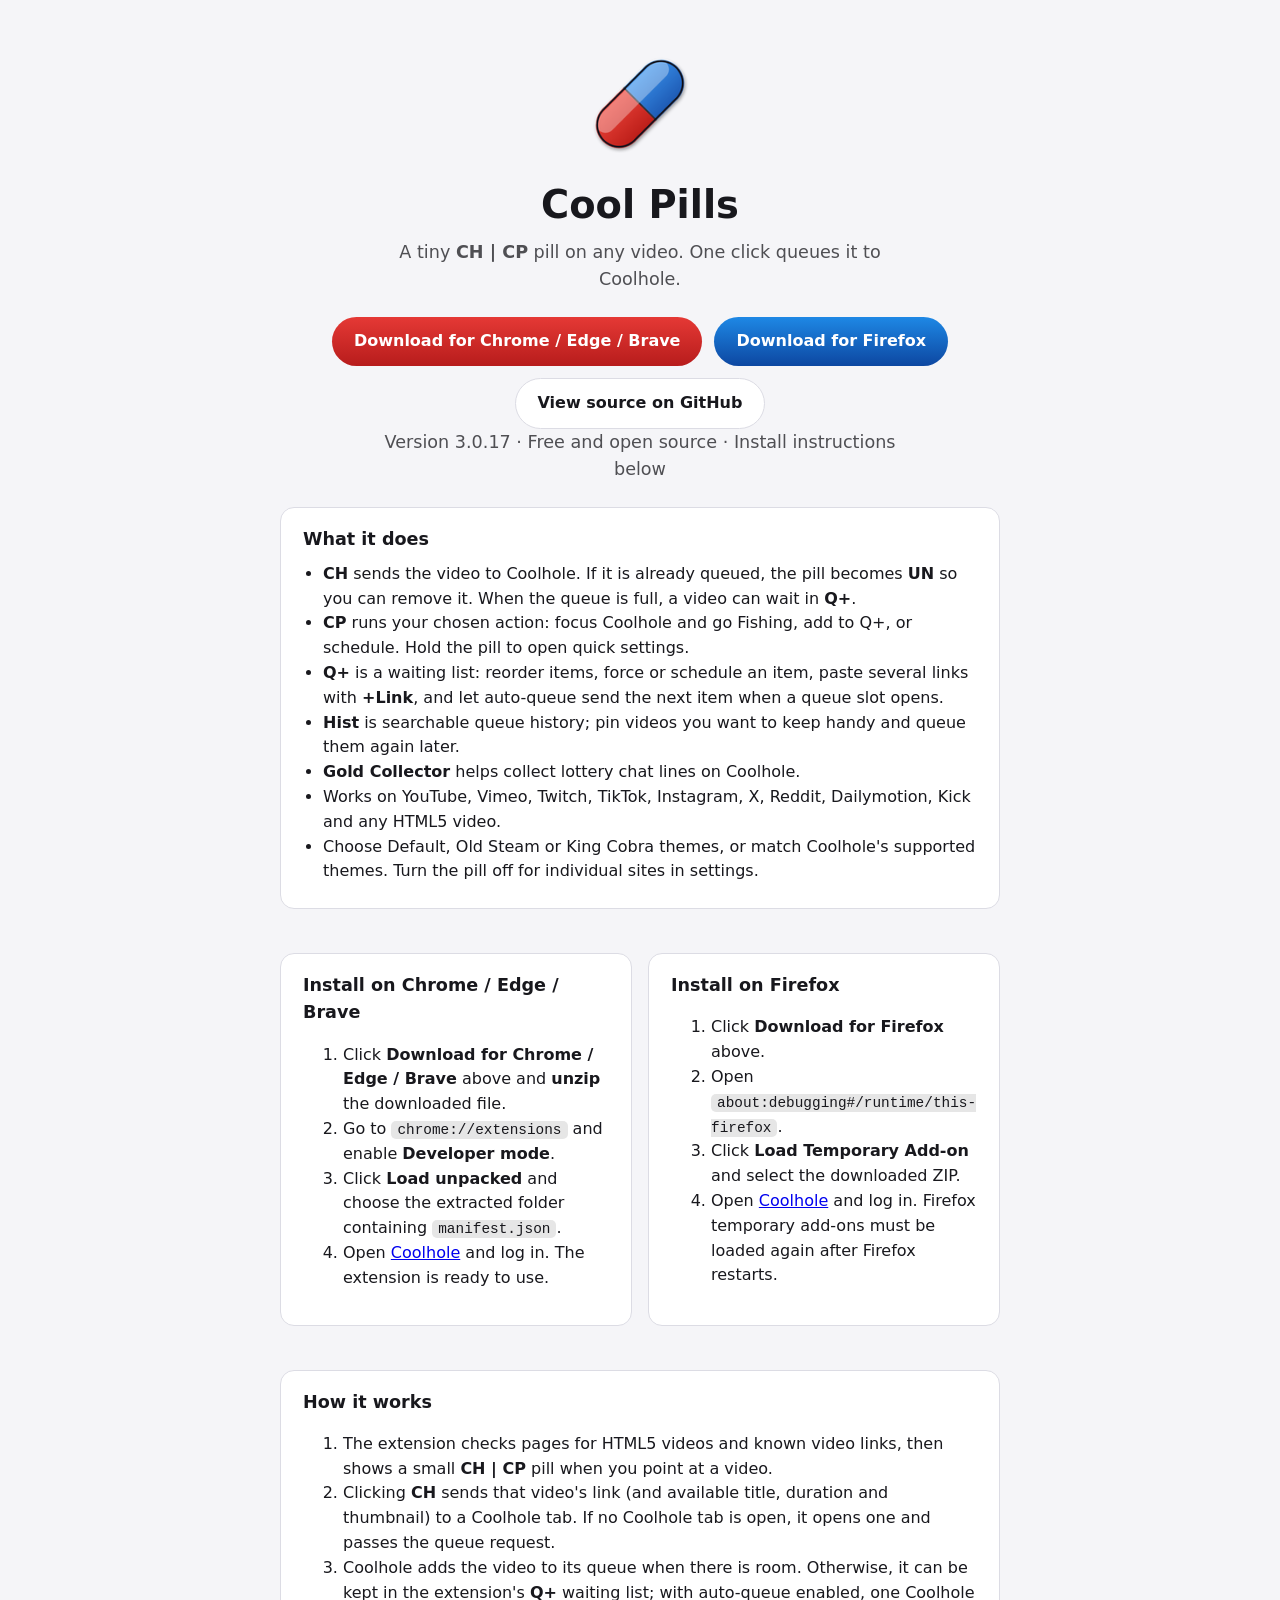
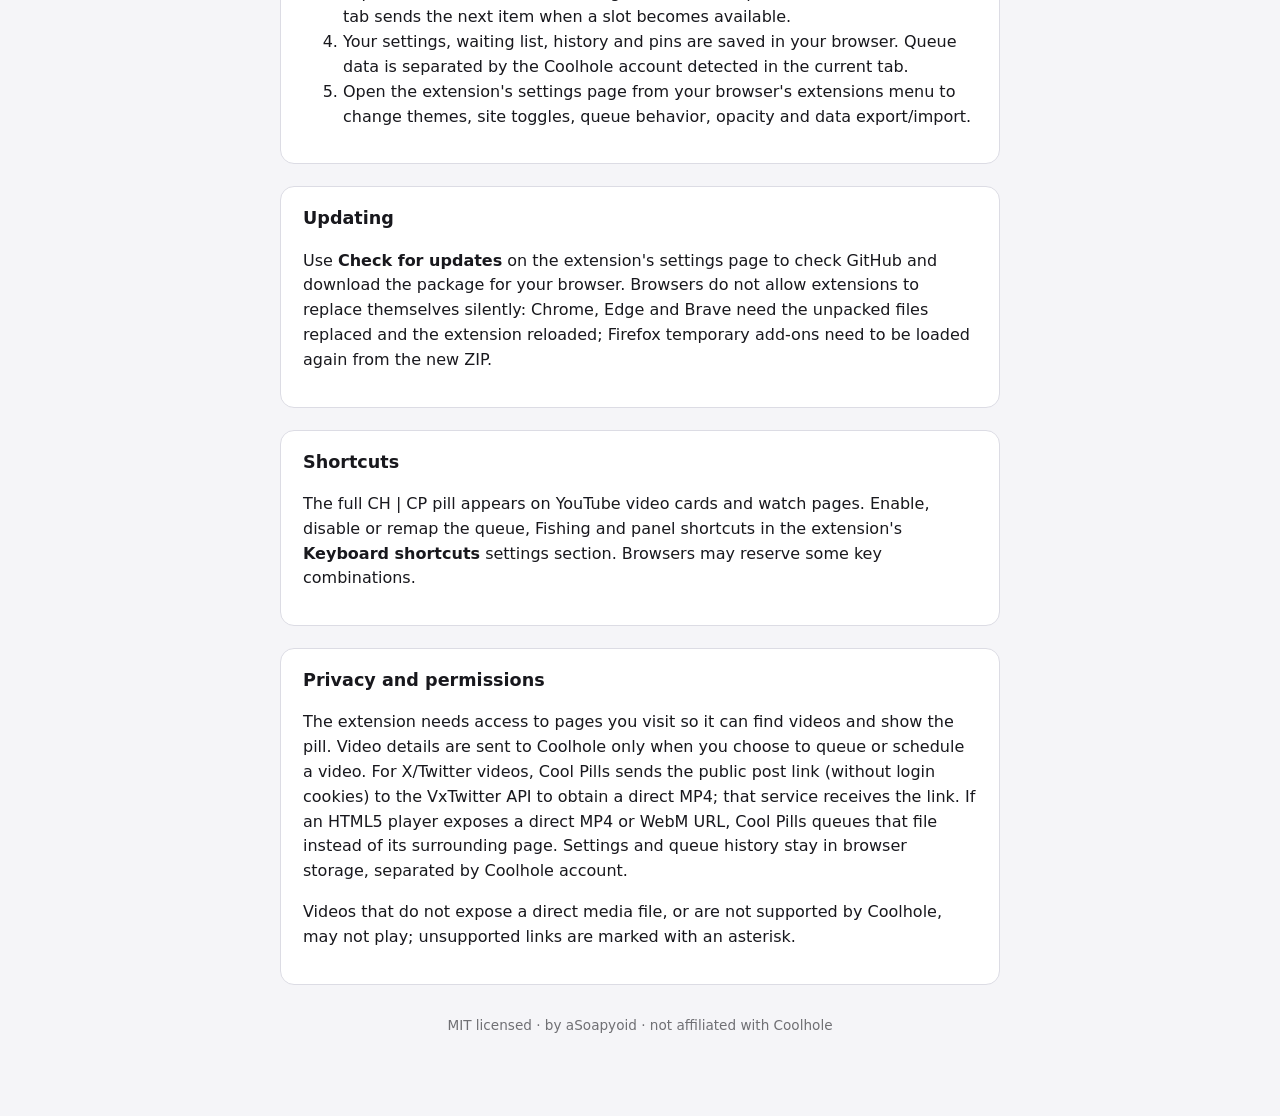
<file: index.html>
<!doctype html>
<html lang="en">
<head>
<meta charset="utf-8"><meta name="viewport" content="width=device-width,initial-scale=1">
<title>Cool Pills — queue any video to Coolhole</title>
<meta name="description" content="Browser extension that queues videos from any site to Coolhole.">
<link rel="icon" href="icon.png">
<style>
:root{--bg:#141418;--fg:#ececf1;--card:#1d1d24;--edge:#34343f;--red:#c62828;--blue:#1e88e5;color-scheme:dark}
@media (prefers-color-scheme:light){:root{--bg:#f5f5f8;--fg:#18181d;--card:#fff;--edge:#dcdce4;color-scheme:light}}
*{box-sizing:border-box}body{margin:0;background:var(--bg);color:var(--fg);font:16px/1.55 system-ui,sans-serif}
main{max-width:760px;margin:0 auto;padding:48px 20px 80px}
header{text-align:center}header img{width:112px;height:112px}
h1{font-size:2.4rem;margin:.2em 0 .1em}.lead{opacity:.75;font-size:1.1rem;margin:0 auto 24px;max-width:520px}
.btns{display:flex;gap:12px;justify-content:center;flex-wrap:wrap}
a.btn{display:inline-block;padding:12px 22px;border-radius:999px;color:#fff;font-weight:700;text-decoration:none}
a.btn.c{background:linear-gradient(180deg,#e53935,#b71c1c)}a.btn.f{background:linear-gradient(180deg,#1e88e5,#0d47a1)}
a.btn.g{background:var(--card);color:var(--fg);border:1px solid var(--edge)}
section{background:var(--card);border:1px solid var(--edge);border-radius:14px;padding:18px 22px;margin:22px 0}
h2{margin:0 0 8px;font-size:1.1rem}ul{padding-left:20px;margin:6px 0}code,kbd{background:rgba(128,128,128,.2);padding:1px 6px;border-radius:5px;font-size:.9em}
.grid{display:grid;grid-template-columns:1fr 1fr;gap:16px}@media(max-width:620px){.grid{grid-template-columns:1fr}}
footer{text-align:center;opacity:.6;font-size:.85rem;margin-top:30px}
</style>
</head>
<body><main>
<header>
  <img src="icon.png" alt="">
  <h1>Cool Pills</h1>
  <p class="lead">A tiny <b>CH | CP</b> pill on any video. One click queues it to Coolhole.</p>
  <div class="btns">
    <a class="btn c" href="https://github.com/asoapyoid/coolpills/releases/latest/download/cool-pills-chrome-3.0.17.zip" download>Download for Chrome / Edge / Brave</a>
    <a class="btn f" href="https://github.com/asoapyoid/coolpills/releases/latest/download/cool-pills-firefox-3.0.17.zip" download>Download for Firefox</a>
    <a class="btn g" href="https://github.com/asoapyoid/coolpills">View source on GitHub</a>
  </div>
  <p class="lead">Version 3.0.17 · Free and open source · Install instructions below</p>
</header>

<section><h2>What it does</h2><ul>
  <li><b>CH</b> sends the video to Coolhole. If it is already queued, the pill becomes <b>UN</b> so you can remove it. When the queue is full, a video can wait in <b>Q+</b>.</li>
  <li><b>CP</b> runs your chosen action: focus Coolhole and go Fishing, add to Q+, or schedule. Hold the pill to open quick settings.</li>
  <li><b>Q+</b> is a waiting list: reorder items, force or schedule an item, paste several links with <b>+Link</b>, and let auto-queue send the next item when a queue slot opens.</li>
  <li><b>Hist</b> is searchable queue history; pin videos you want to keep handy and queue them again later.</li>
  <li><b>Gold Collector</b> helps collect lottery chat lines on Coolhole.</li>
  <li>Works on YouTube, Vimeo, Twitch, TikTok, Instagram, X, Reddit, Dailymotion, Kick and any HTML5 video.</li>
  <li>Choose Default, Old Steam or King Cobra themes, or match Coolhole's supported themes. Turn the pill off for individual sites in settings.</li>
</ul></section>

<div class="grid">
<section><h2>Install on Chrome / Edge / Brave</h2><ol>
  <li>Click <b>Download for Chrome / Edge / Brave</b> above and <b>unzip</b> the downloaded file.</li>
  <li>Go to <code>chrome://extensions</code> and enable <b>Developer mode</b>.</li>
  <li>Click <b>Load unpacked</b> and choose the extracted folder containing <code>manifest.json</code>.</li>
  <li>Open <a href="https://coolhole.org">Coolhole</a> and log in. The extension is ready to use.</li></ol></section>
<section><h2>Install on Firefox</h2><ol>
  <li>Click <b>Download for Firefox</b> above.</li>
  <li>Open <code>about:debugging#/runtime/this-firefox</code>.</li>
  <li>Click <b>Load Temporary Add-on</b> and select the downloaded ZIP.</li>
  <li>Open <a href="https://coolhole.org">Coolhole</a> and log in. Firefox temporary add-ons must be loaded again after Firefox restarts.</li></ol></section>
</div>

<section><h2>How it works</h2><ol>
  <li>The extension checks pages for HTML5 videos and known video links, then shows a small <b>CH | CP</b> pill when you point at a video.</li>
  <li>Clicking <b>CH</b> sends that video's link (and available title, duration and thumbnail) to a Coolhole tab. If no Coolhole tab is open, it opens one and passes the queue request.</li>
  <li>Coolhole adds the video to its queue when there is room. Otherwise, it can be kept in the extension's <b>Q+</b> waiting list; with auto-queue enabled, one Coolhole tab sends the next item when a slot becomes available.</li>
  <li>Your settings, waiting list, history and pins are saved in your browser. Queue data is separated by the Coolhole account detected in the current tab.</li>
  <li>Open the extension's settings page from your browser's extensions menu to change themes, site toggles, queue behavior, opacity and data export/import.</li>
</ol></section>

<section><h2>Updating</h2>
<p>Use <b>Check for updates</b> on the extension's settings page to check GitHub and download the package for your browser. Browsers do not allow extensions to replace themselves silently: Chrome, Edge and Brave need the unpacked files replaced and the extension reloaded; Firefox temporary add-ons need to be loaded again from the new ZIP.</p>
</section>

<section><h2>Shortcuts</h2>
<p>The full CH | CP pill appears on YouTube video cards and watch pages. Enable, disable or remap the queue, Fishing and panel shortcuts in the extension's <b>Keyboard shortcuts</b> settings section. Browsers may reserve some key combinations.</p></section>

<section><h2>Privacy and permissions</h2>
<p>The extension needs access to pages you visit so it can find videos and show the pill. Video details are sent to Coolhole only when you choose to queue or schedule a video. For X/Twitter videos, Cool Pills sends the public post link (without login cookies) to the VxTwitter API to obtain a direct MP4; that service receives the link. If an HTML5 player exposes a direct MP4 or WebM URL, Cool Pills queues that file instead of its surrounding page. Settings and queue history stay in browser storage, separated by Coolhole account.</p>
<p>Videos that do not expose a direct media file, or are not supported by Coolhole, may not play; unsupported links are marked with an asterisk.</p>
</section>

<footer>MIT licensed · by aSoapyoid · not affiliated with Coolhole</footer>
</main></body></html>
</file>
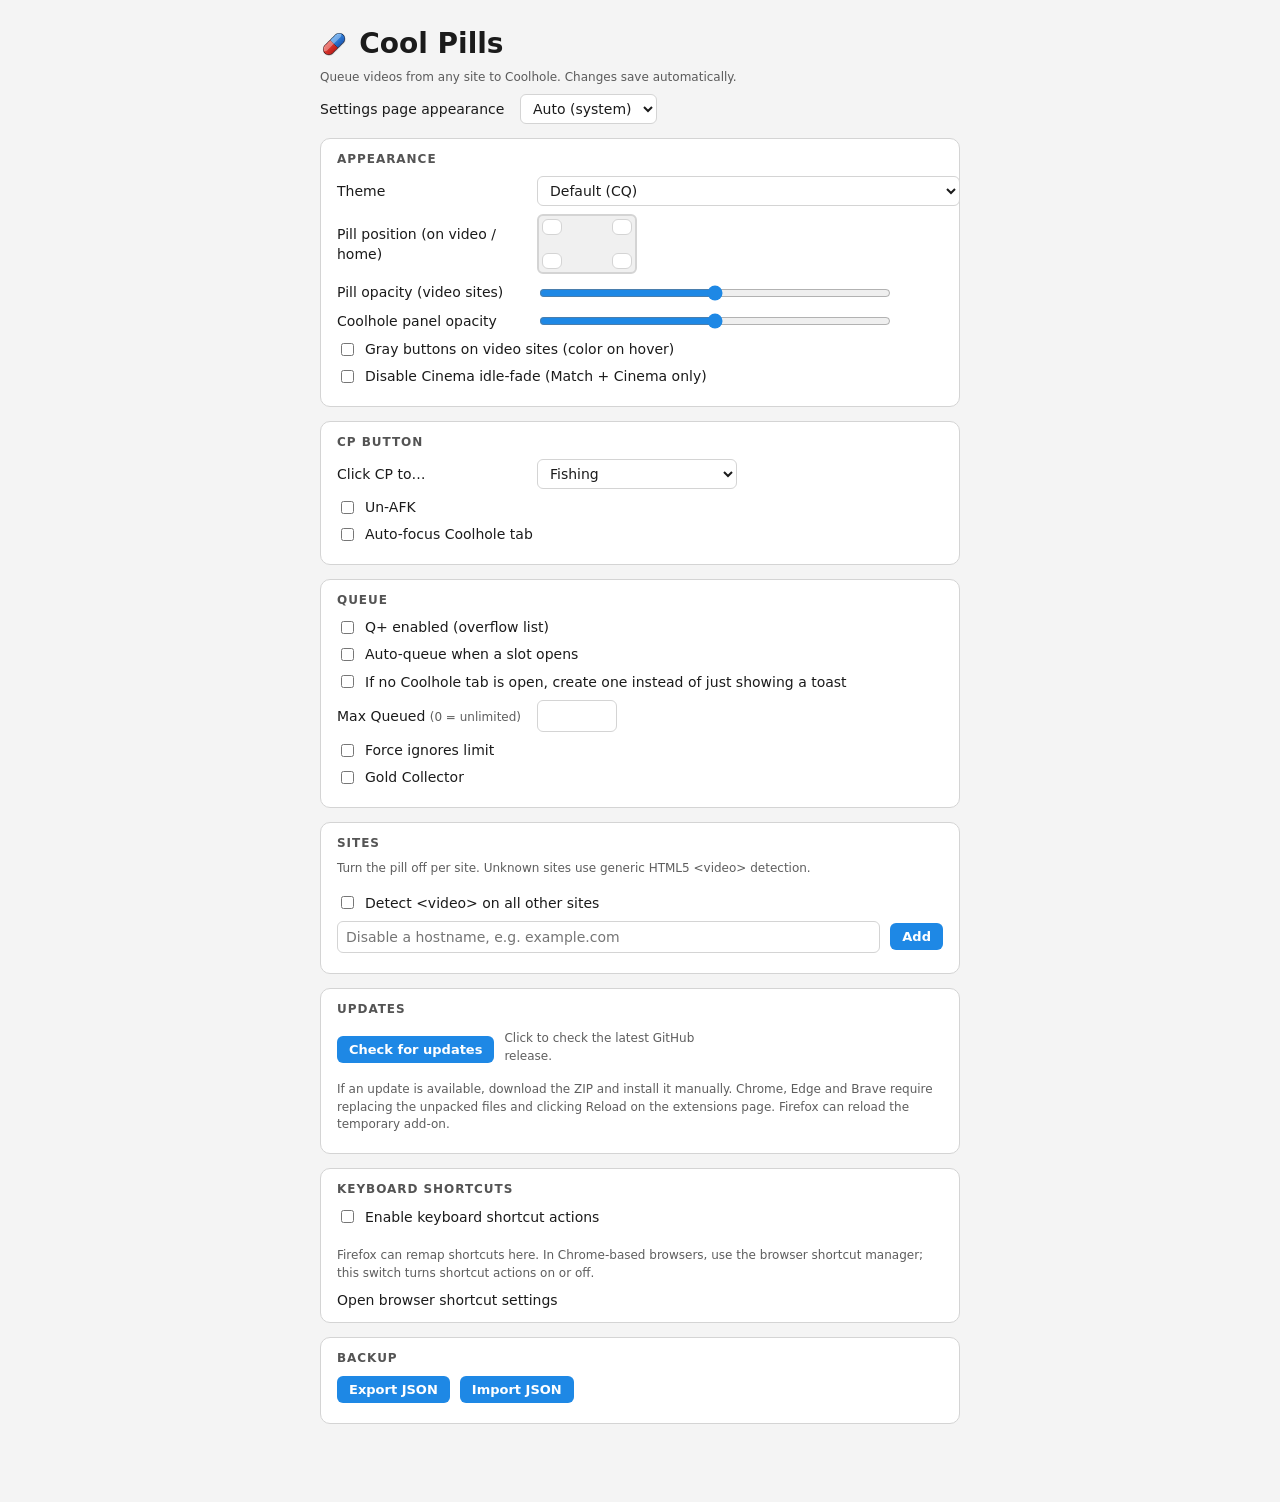
<file: options.html>
<!doctype html>
<html lang="en">
<head>
  <meta charset="utf-8">
  <title>Cool Pills — Settings</title>
  <meta name="viewport" content="width=device-width, initial-scale=1">
  <link rel="icon" href="icon32.png">
  <link rel="stylesheet" href="options.css">
</head>
<body>
  <main>
    <h1><img class="logo" src="icon48.png" alt="" width="32" height="32">Cool Pills</h1>
    <p class="sub">Queue videos from any site to Coolhole. Changes save automatically.</p>
    <label class="row"><span>Settings page appearance</span>
      <select id="uiMode"><option value="auto">Auto (system)</option><option value="light">Light</option><option value="dark">Dark</option></select></label>

    <section>
      <h2>Appearance</h2>
      <label class="row"><span>Theme</span>
        <select id="theme">
          <option value="default">Default (CQ)</option>
          <option value="steam">Old Steam</option>
          <option value="cobra">King Cobra</option>
          <option value="match">Match Coolhole (incl. Battle.net, Cinema, Black Spring)</option>
        </select>
      </label>
      <div class="row"><span>Pill position (on video / home)</span>
        <div id="pillCorner" class="corner-pick" role="radiogroup" aria-label="Pill position">
          <button type="button" data-corner="top-left" role="radio" aria-label="Top left" title="Top left"></button>
          <button type="button" data-corner="top-right" role="radio" aria-label="Top right" title="Top right"></button>
          <button type="button" data-corner="bottom-left" role="radio" aria-label="Bottom left" title="Bottom left"></button>
          <button type="button" data-corner="bottom-right" role="radio" aria-label="Bottom right" title="Bottom right"></button>
        </div></div>
      <label class="row"><span>Pill opacity (video sites)</span>
        <input type="range" id="ytOpacity" min="10" max="100" step="1"><output id="ytOpacityV"></output></label>
      <label class="row"><span>Coolhole panel opacity</span>
        <input type="range" id="holeOpacity" min="0" max="100" step="1"><output id="holeOpacityV"></output></label>
      <label class="check"><input type="checkbox" id="grayButtons"> Gray buttons on video sites (color on hover)</label>
      <label class="check"><input type="checkbox" id="disableCinemaIdleHide"> Disable Cinema idle-fade (Match + Cinema only)</label>
    </section>

    <section>
      <h2>CP button</h2>
      <label class="row"><span>Click CP to…</span>
        <select id="cpMode">
          <option value="work">Fishing</option>
          <option value="qplus">Queue to Q+</option>
          <option value="schedule">Schedule to Q+</option>
          <option value="copy">Copy video link</option>
          <option value="open">Open / focus Coolhole</option>
          <option value="none">None (do nothing)</option>
          <option value="custom">Custom (experimental)</option>
        </select>
      </label>
      <div id="customBox" hidden>
        <p class="hint">Custom (experimental): one CSS selector per line (max 10). When you click CP, each matching element on your Coolhole tab is clicked in order, for example <code>#btn-store</code> or <code>#rail-town</code>. No code is run.</p>
        <textarea id="cpCustomSteps" rows="4" maxlength="1000" spellcheck="false" placeholder="#btn-store"></textarea>
      </div>
      <label class="check"><input type="checkbox" id="unAfk"> Un-AFK</label>
      <label class="check"><input type="checkbox" id="autoFocus"> Auto-focus Coolhole tab</label>
    </section>

    <section>
      <h2>Queue</h2>
      <label class="check"><input type="checkbox" id="qPlusEnabled"> Q+ enabled (overflow list)</label>
      <label class="check"><input type="checkbox" id="autoQueue"> Auto-queue when a slot opens</label>
      <label class="check"><input type="checkbox" id="openNewCoolholeTab"> If no Coolhole tab is open, create one instead of just showing a toast</label>
      <label class="row"><span>Max Queued <small class="hint">(0 = unlimited)</small></span><input type="number" id="maxQueued" min="0" max="99" step="1"></label>
      <label class="check"><input type="checkbox" id="forceIgnoreLimit"> Force ignores limit</label>
      <label class="check"><input type="checkbox" id="goldChatHist"> Gold Collector</label>
    </section>

    <section>
      <h2>Sites</h2>
      <p class="hint">Turn the pill off per site. Unknown sites use generic HTML5 &lt;video&gt; detection.</p>
      <div id="sites"></div>
      <label class="check"><input type="checkbox" id="genericEnabled"> Detect &lt;video&gt; on all other sites</label>
      <div class="row">
        <input type="text" id="siteInput" placeholder="Disable a hostname, e.g. example.com">
        <button id="siteAdd" type="button">Add</button>
      </div>
      <ul id="siteList"></ul>
    </section>

    <section>
      <h2>Updates</h2>
      <div class="row">
        <button id="checkUpdates" type="button">Check for updates</button>
        <span id="updateStatus" class="hint" role="status" aria-live="polite">Click to check the latest GitHub release.</span>
      </div>
      <p class="hint">If an update is available, download the ZIP and install it manually. Chrome, Edge and Brave require replacing the unpacked files and clicking Reload on the extensions page. Firefox can reload the temporary add-on.</p>
      <div id="updateLink"></div>
    </section>

    <section>
      <h2>Keyboard shortcuts</h2>
      <label class="check"><input type="checkbox" id="keyboardShortcutsEnabled"> Enable keyboard shortcut actions</label>
      <div id="shortcutControls"></div>
      <p id="shortcutStatus" class="hint" role="status" aria-live="polite"></p>
      <p class="hint" id="shortcutHelp">Firefox can remap shortcuts here. In Chrome-based browsers, use the browser shortcut manager; this switch turns shortcut actions on or off.</p>
      <a id="shortcutManager" target="_blank" rel="noopener">Open browser shortcut settings</a>
    </section>

    <section>
      <h2>Backup</h2>
      <div class="row">
        <button id="export" type="button">Export JSON</button>
        <button id="importBtn" type="button">Import JSON</button>
        <input type="file" id="importFile" accept="application/json" hidden>
      </div>
      <p id="status" class="hint"></p>
    </section>
  </main>
  <script src="storage.js"></script>
  <script src="adapters.js"></script>
  <script src="options.js"></script>
</body>
</html>
</file>
<file: options.css>
:root{--bg:#161616;--fg:#e8e8e8;--card:#202020;--edge:#383838;--accent:#1e88e5;--red:#c62828;color-scheme:dark}
:root[data-mode=light]{--bg:#f4f4f4;--fg:#1b1b1b;--card:#fff;--edge:#d4d4d4;color-scheme:light}
@media (prefers-color-scheme:light){:root:not([data-mode=dark]):not([data-mode=light]){--bg:#f4f4f4;--fg:#1b1b1b;--card:#fff;--edge:#d4d4d4;color-scheme:light}}
body{margin:0;background:var(--bg);color:var(--fg);font:14px/1.45 system-ui,sans-serif}
main{max-width:640px;margin:0 auto;padding:24px 16px 64px}
h1{margin:0 0 4px;display:flex;align-items:center;gap:.4em}h1 .logo{height:1em;width:1em;object-fit:contain}.sub,.hint{opacity:.7;font-size:12px;margin:4px 0 8px}
section{background:var(--card);border:1px solid var(--edge);border-radius:10px;padding:12px 16px;margin:14px 0}
h2{font-size:12px;letter-spacing:.08em;text-transform:uppercase;margin:0 0 8px;opacity:.75}
.row{display:flex;align-items:center;gap:10px;margin:8px 0}
.row>span{flex:0 0 190px}
.check{display:flex;align-items:center;gap:8px;margin:7px 0;cursor:pointer}
input[type=range]{flex:1;accent-color:var(--accent)}
input[type=text],input[type=number],select{background:var(--card);color:var(--fg);border:1px solid var(--edge);border-radius:6px;padding:5px 8px;font:inherit}
select option{background-color:var(--card);color:var(--fg)}
input[type=text]{flex:1}
textarea{width:100%;box-sizing:border-box;background:var(--card);color:var(--fg);border:1px solid var(--edge);border-radius:6px;padding:5px 8px;font:12px ui-monospace,Menlo,Consolas,monospace}
output{min-width:40px;text-align:right}
button{border:0;border-radius:6px;padding:6px 12px;background:var(--accent);color:#fff;font:600 13px system-ui;cursor:pointer}
button.danger{background:var(--red)}
#updateLink{margin-top:8px}
#updateLink a{color:var(--accent);font-weight:600}
ul{list-style:none;padding:0;margin:6px 0}
li{display:flex;justify-content:space-between;align-items:center;padding:4px 0;border-bottom:1px solid var(--edge)}
li button{padding:2px 8px}
code{background:rgba(128,128,128,.2);padding:1px 5px;border-radius:4px}
#sites{display:grid;grid-template-columns:repeat(auto-fill,minmax(150px,1fr));gap:2px 12px}
#shortcutControls{display:grid;gap:6px;margin:10px 0}
.shortcut-row{display:flex;align-items:center;gap:10px}
.shortcut-row>span{flex:1}
.shortcut-row button{min-width:150px}
.shortcut-row button.recording{background:var(--red)}
button:disabled,input:disabled{opacity:.55;cursor:not-allowed}
.corner-pick{position:relative;width:96px;height:56px;border:2px solid var(--edge);border-radius:6px;background:rgba(128,128,128,.12)}
.corner-pick button{position:absolute;width:20px;height:16px;padding:0;border:1px solid var(--edge);background:var(--card)}
.corner-pick button.active{background:var(--accent);border-color:var(--accent)}
.corner-pick [data-corner=top-left]{top:3px;left:3px}
.corner-pick [data-corner=top-right]{top:3px;right:3px}
.corner-pick [data-corner=bottom-left]{bottom:3px;left:3px}
.corner-pick [data-corner=bottom-right]{bottom:3px;right:3px}
</file>
